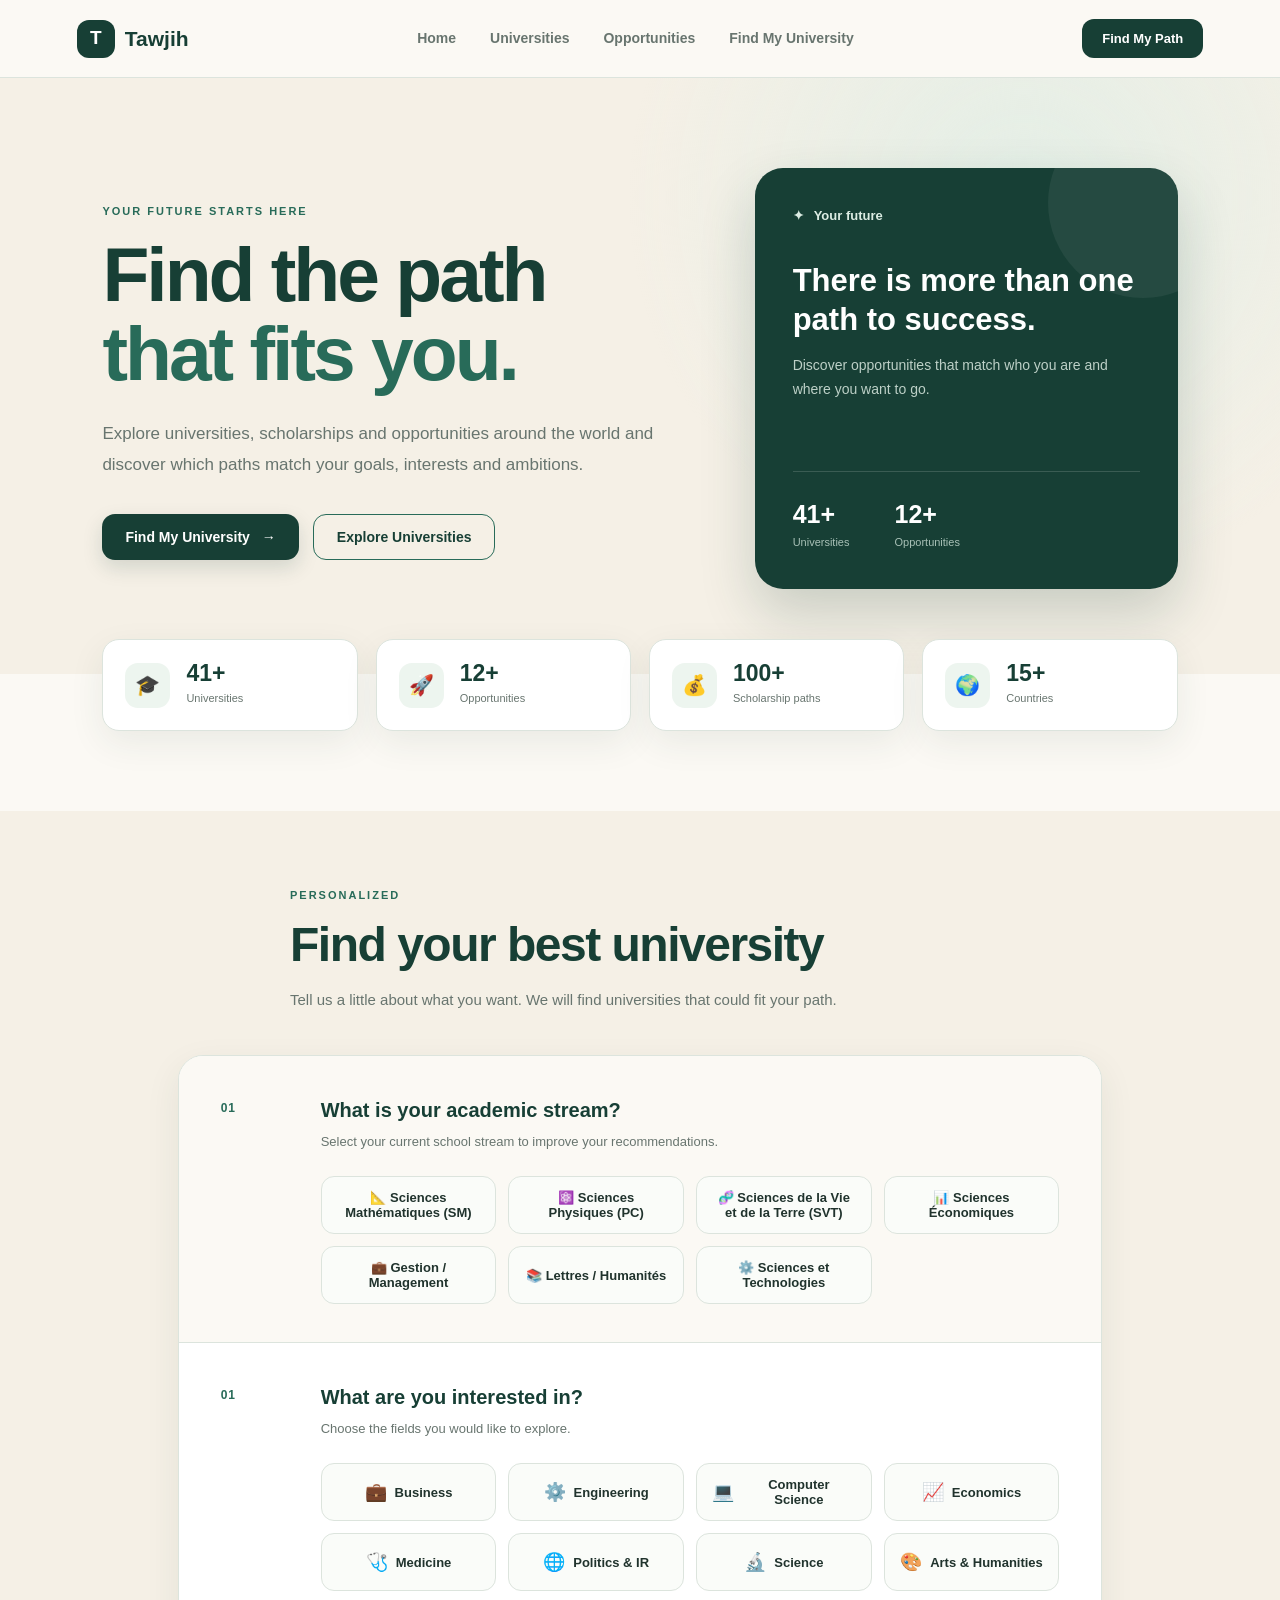
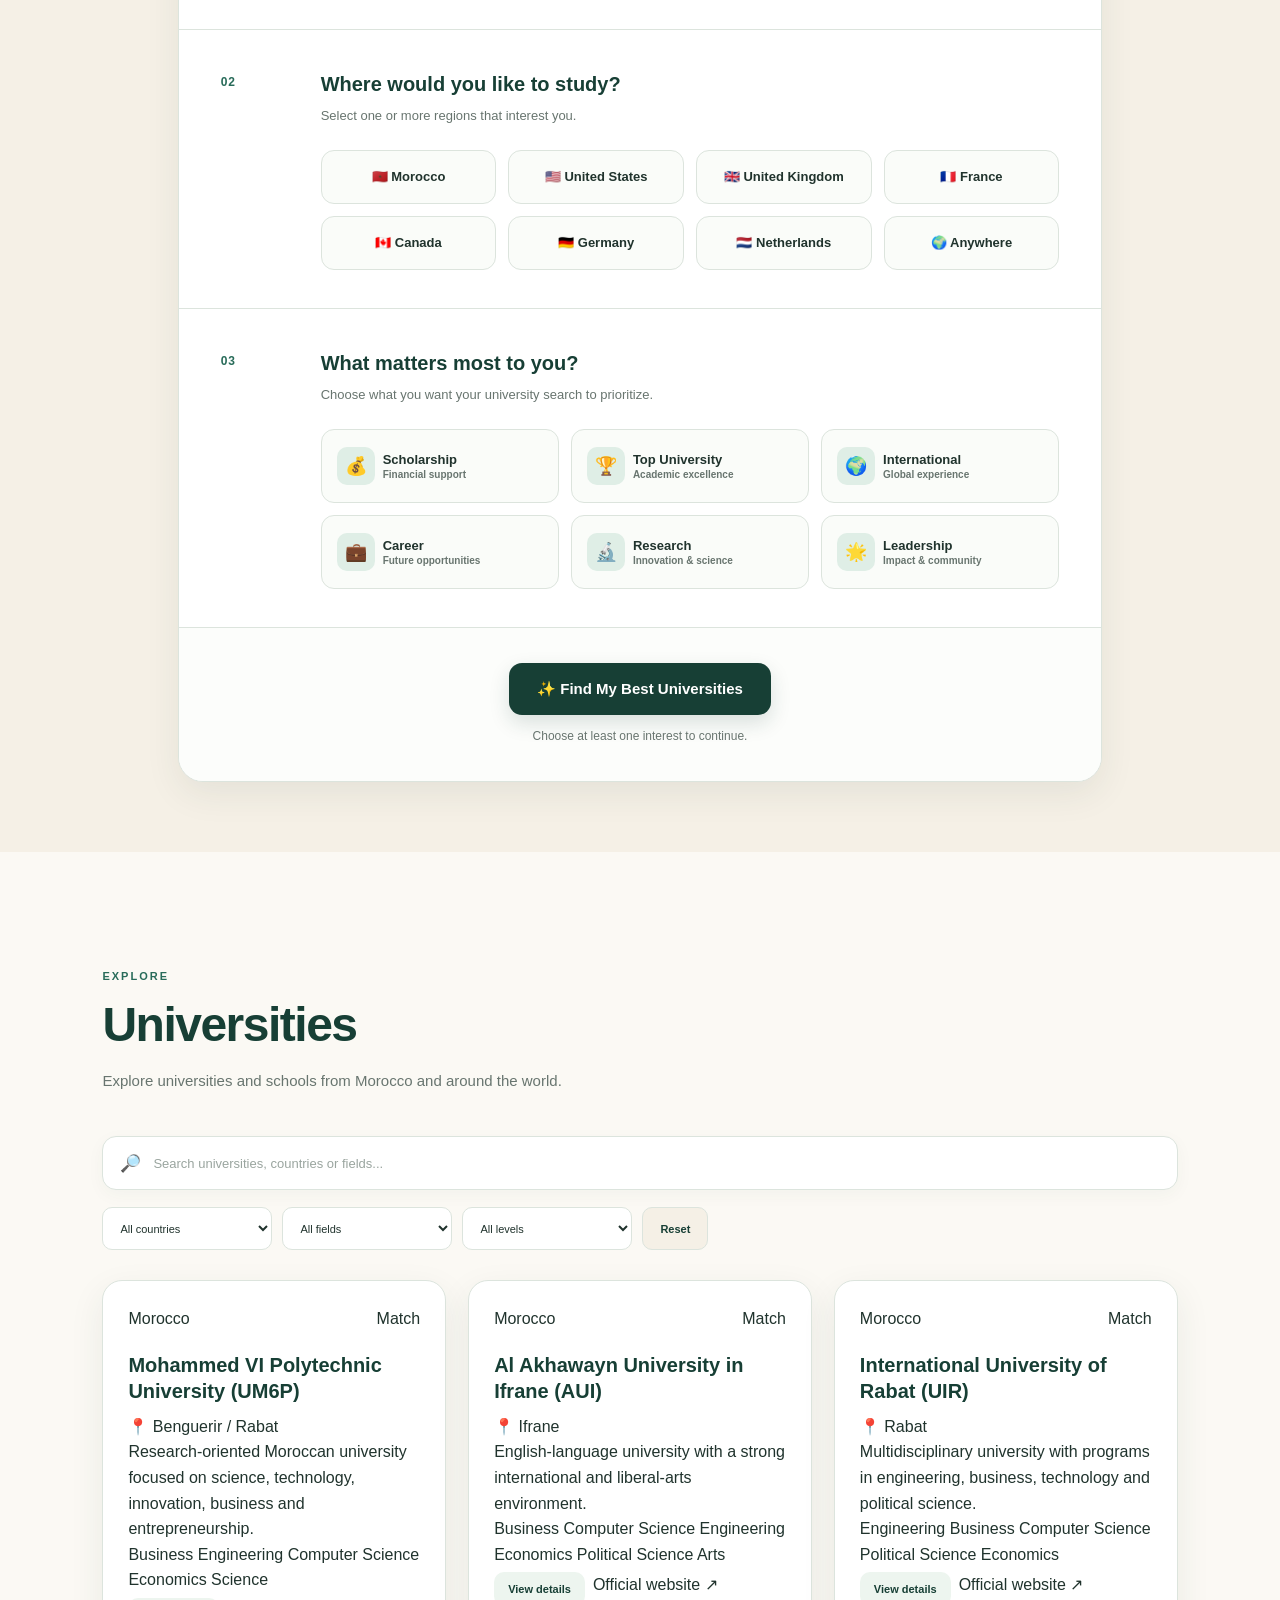
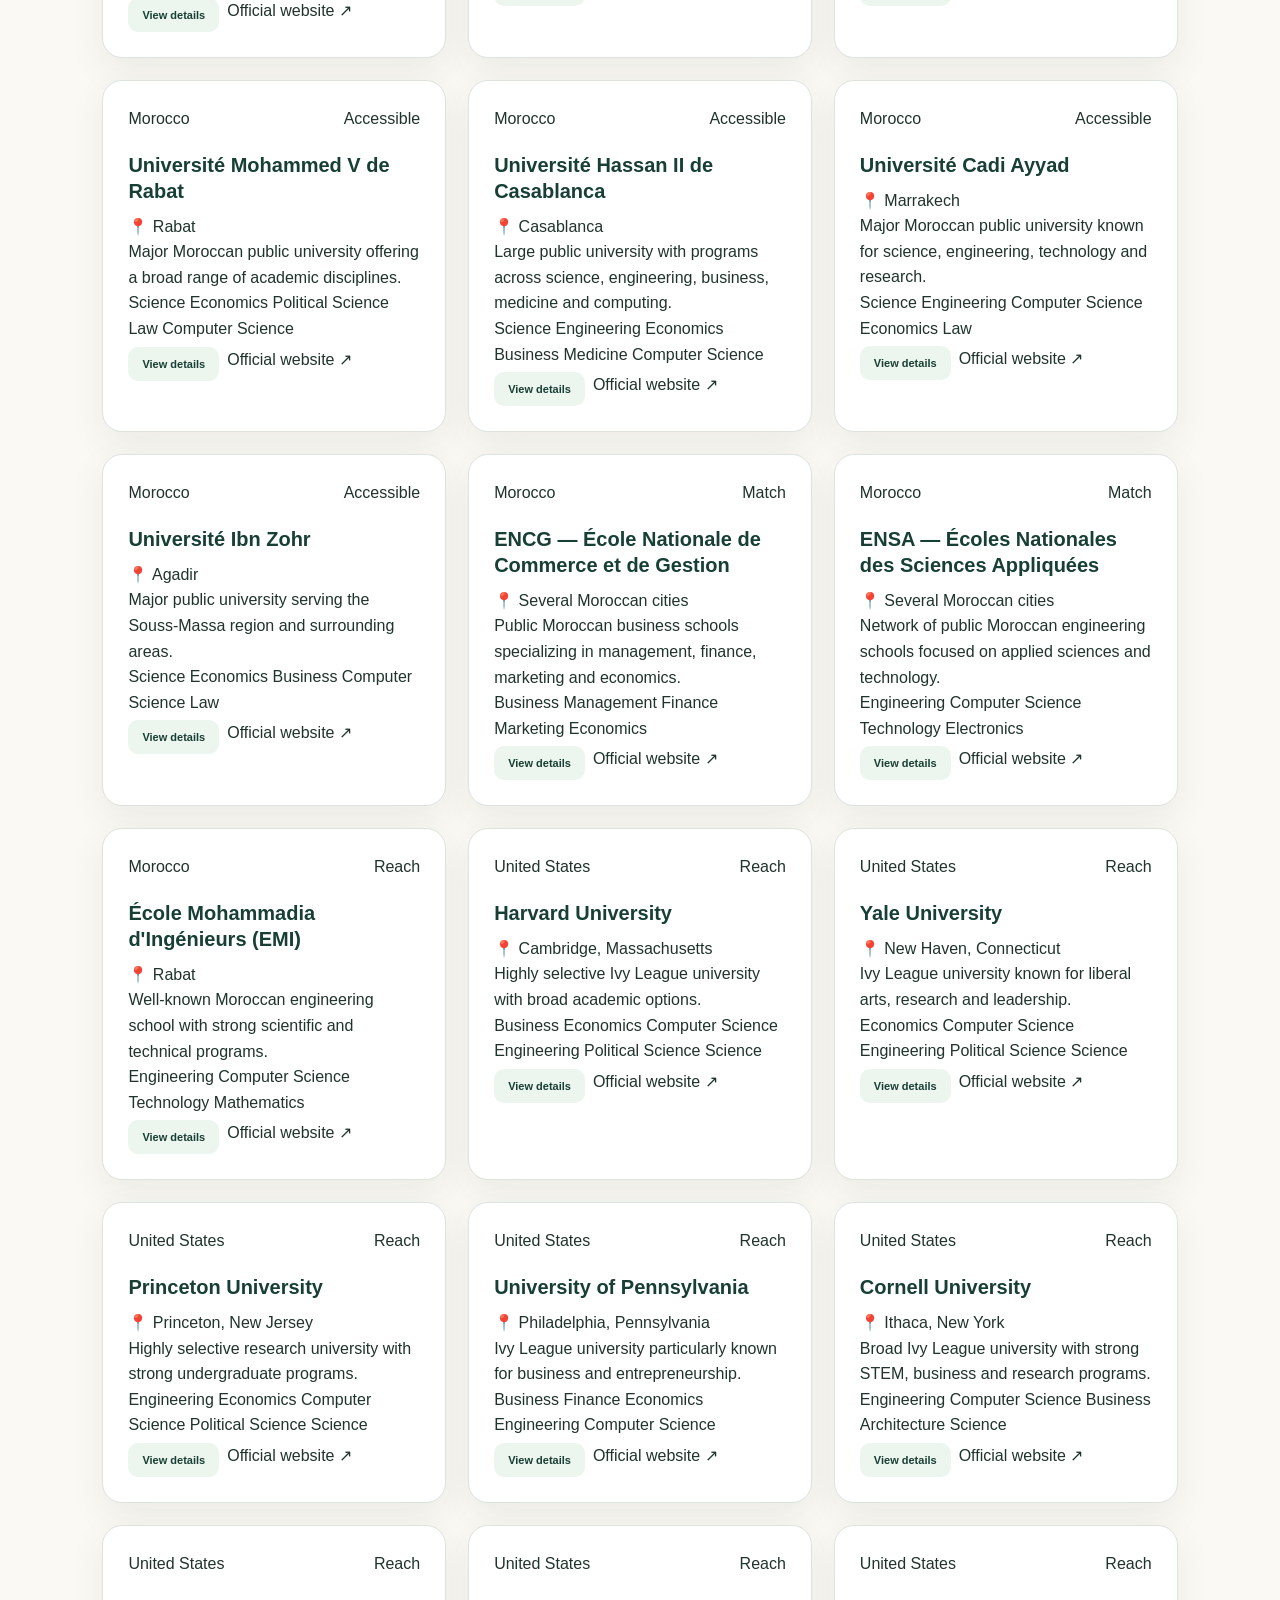
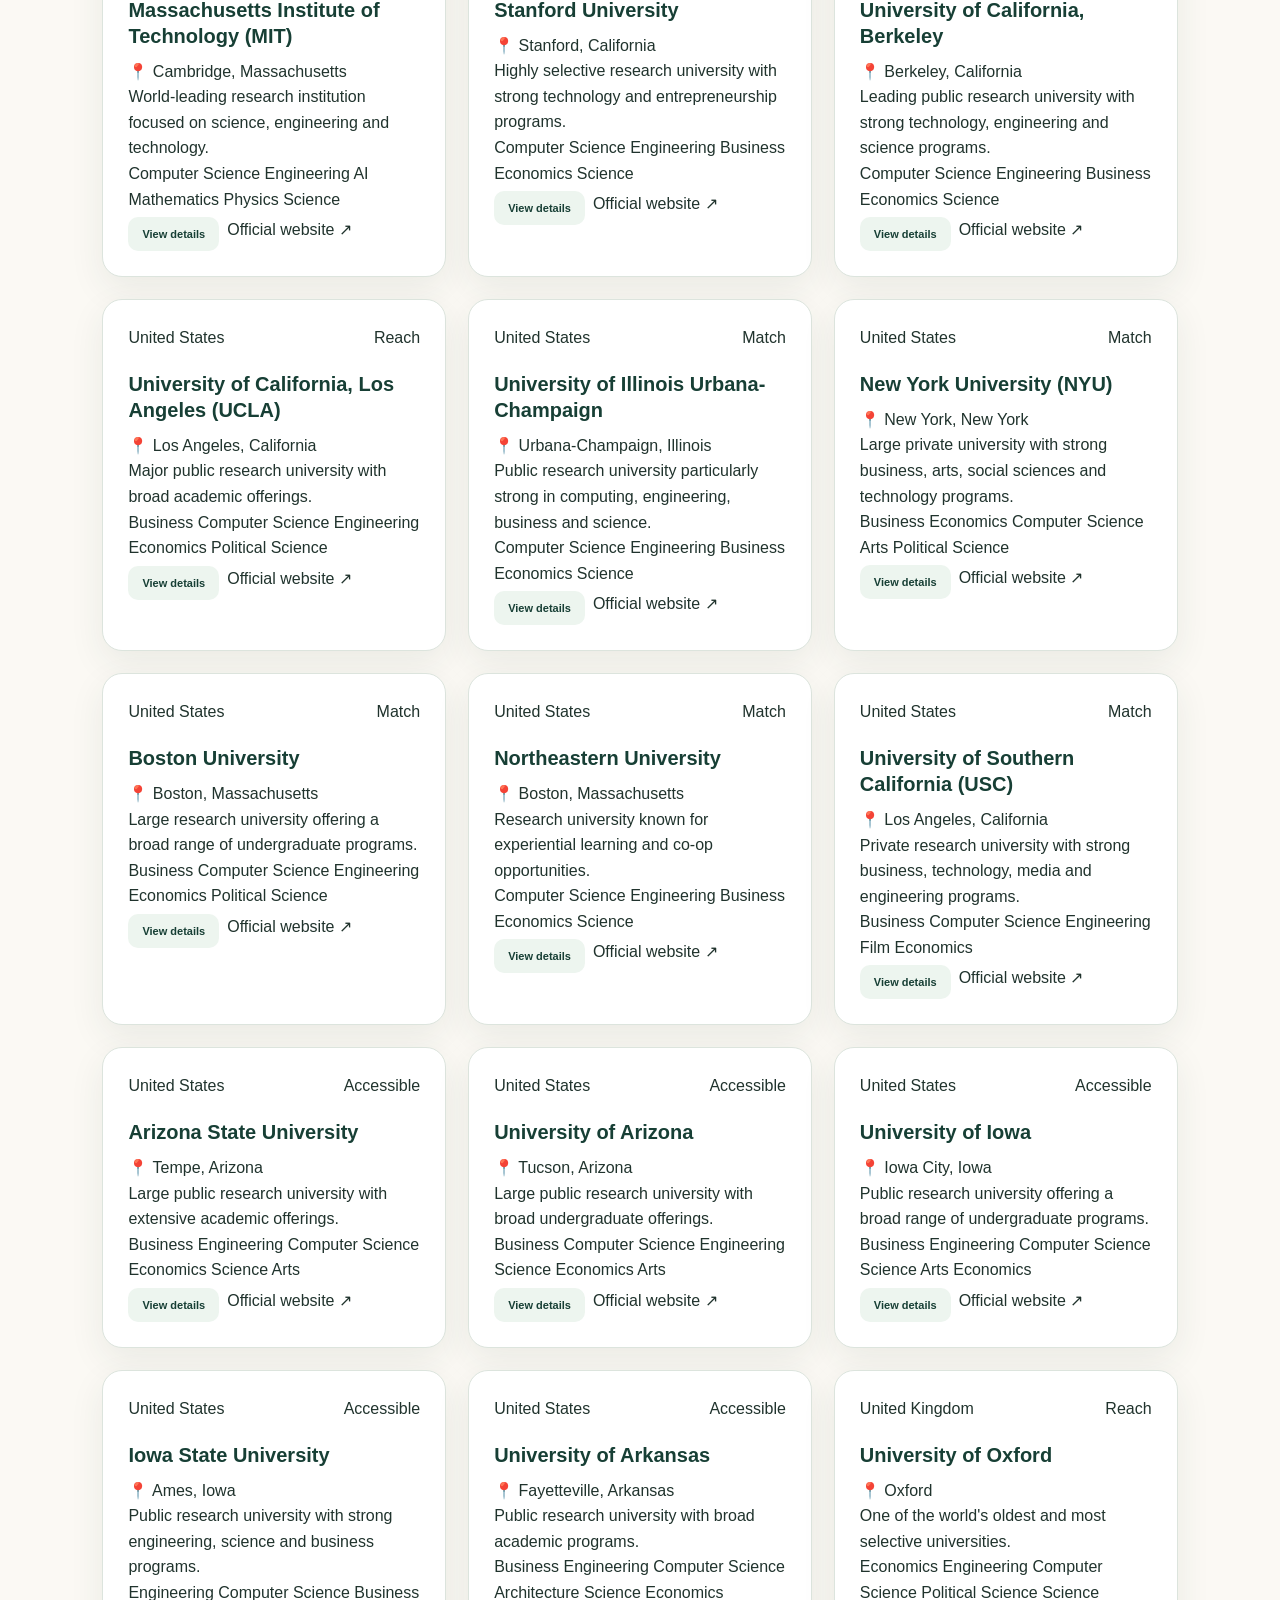
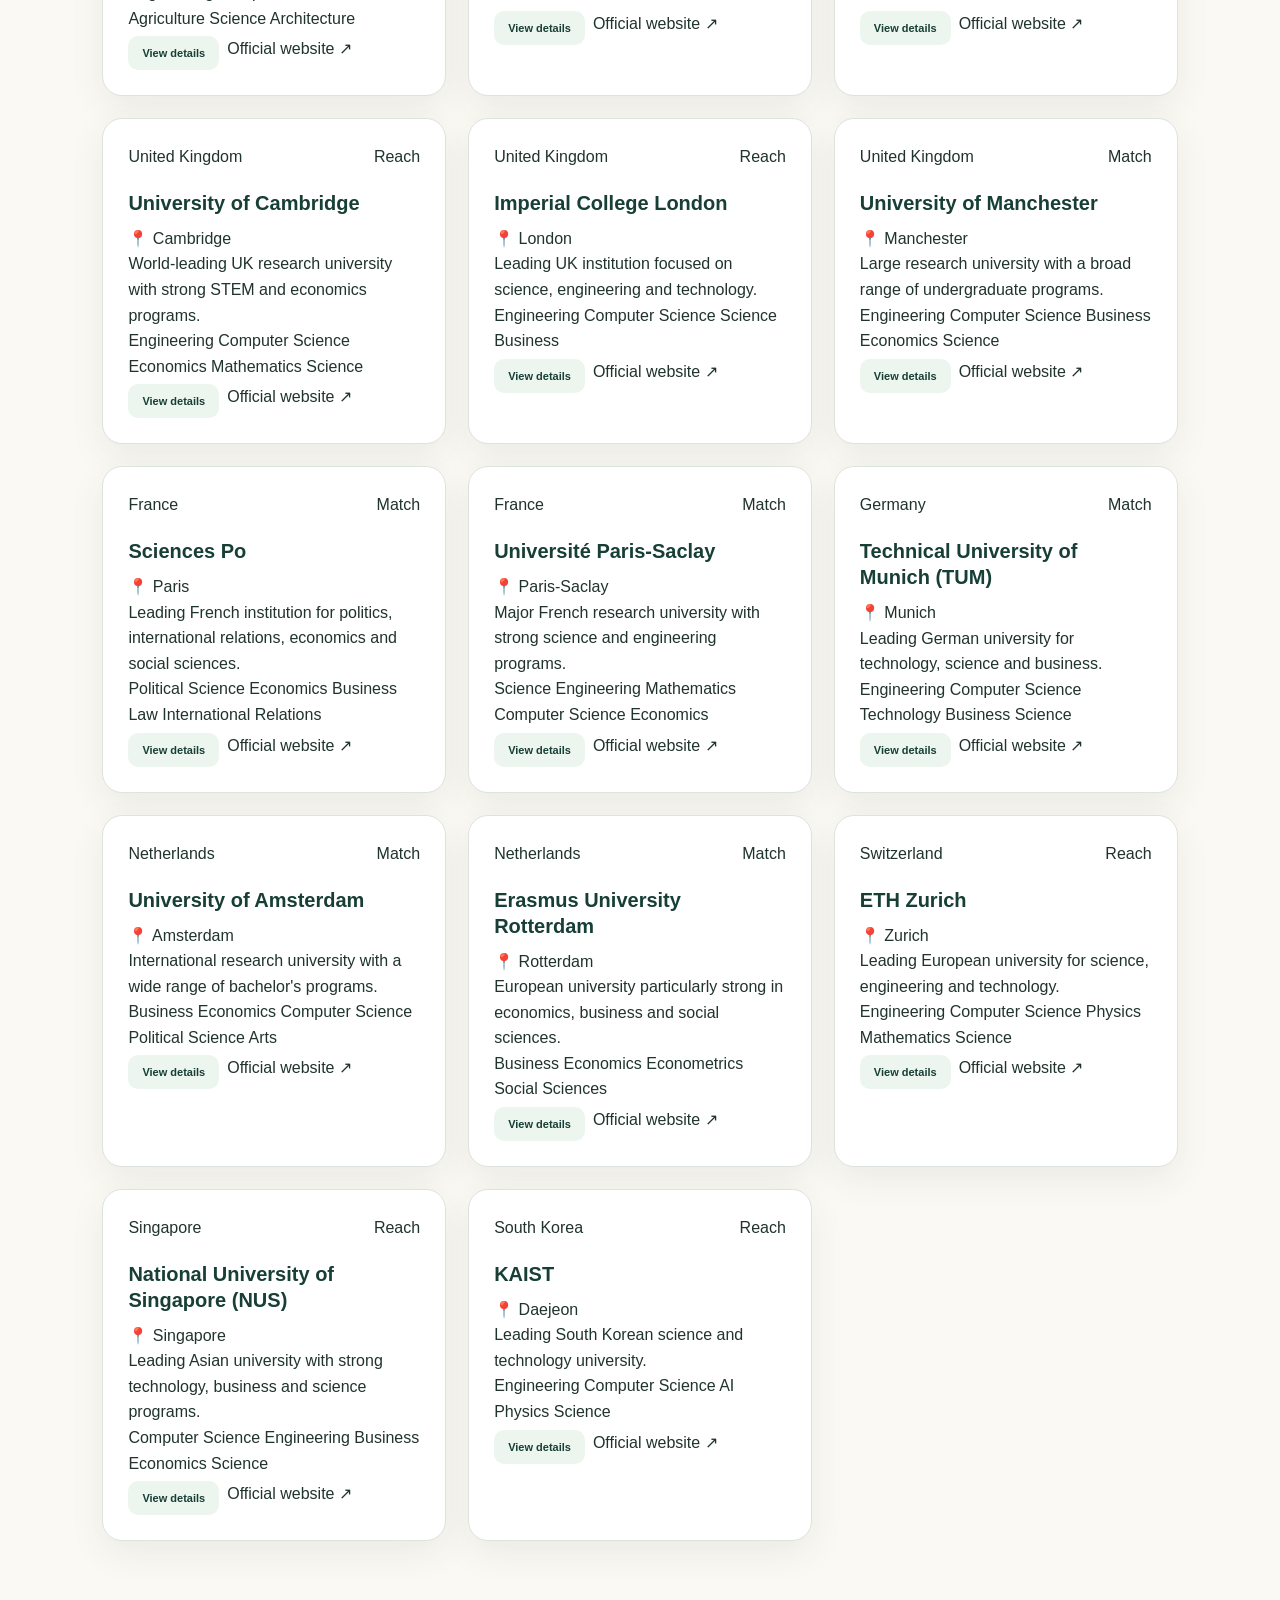
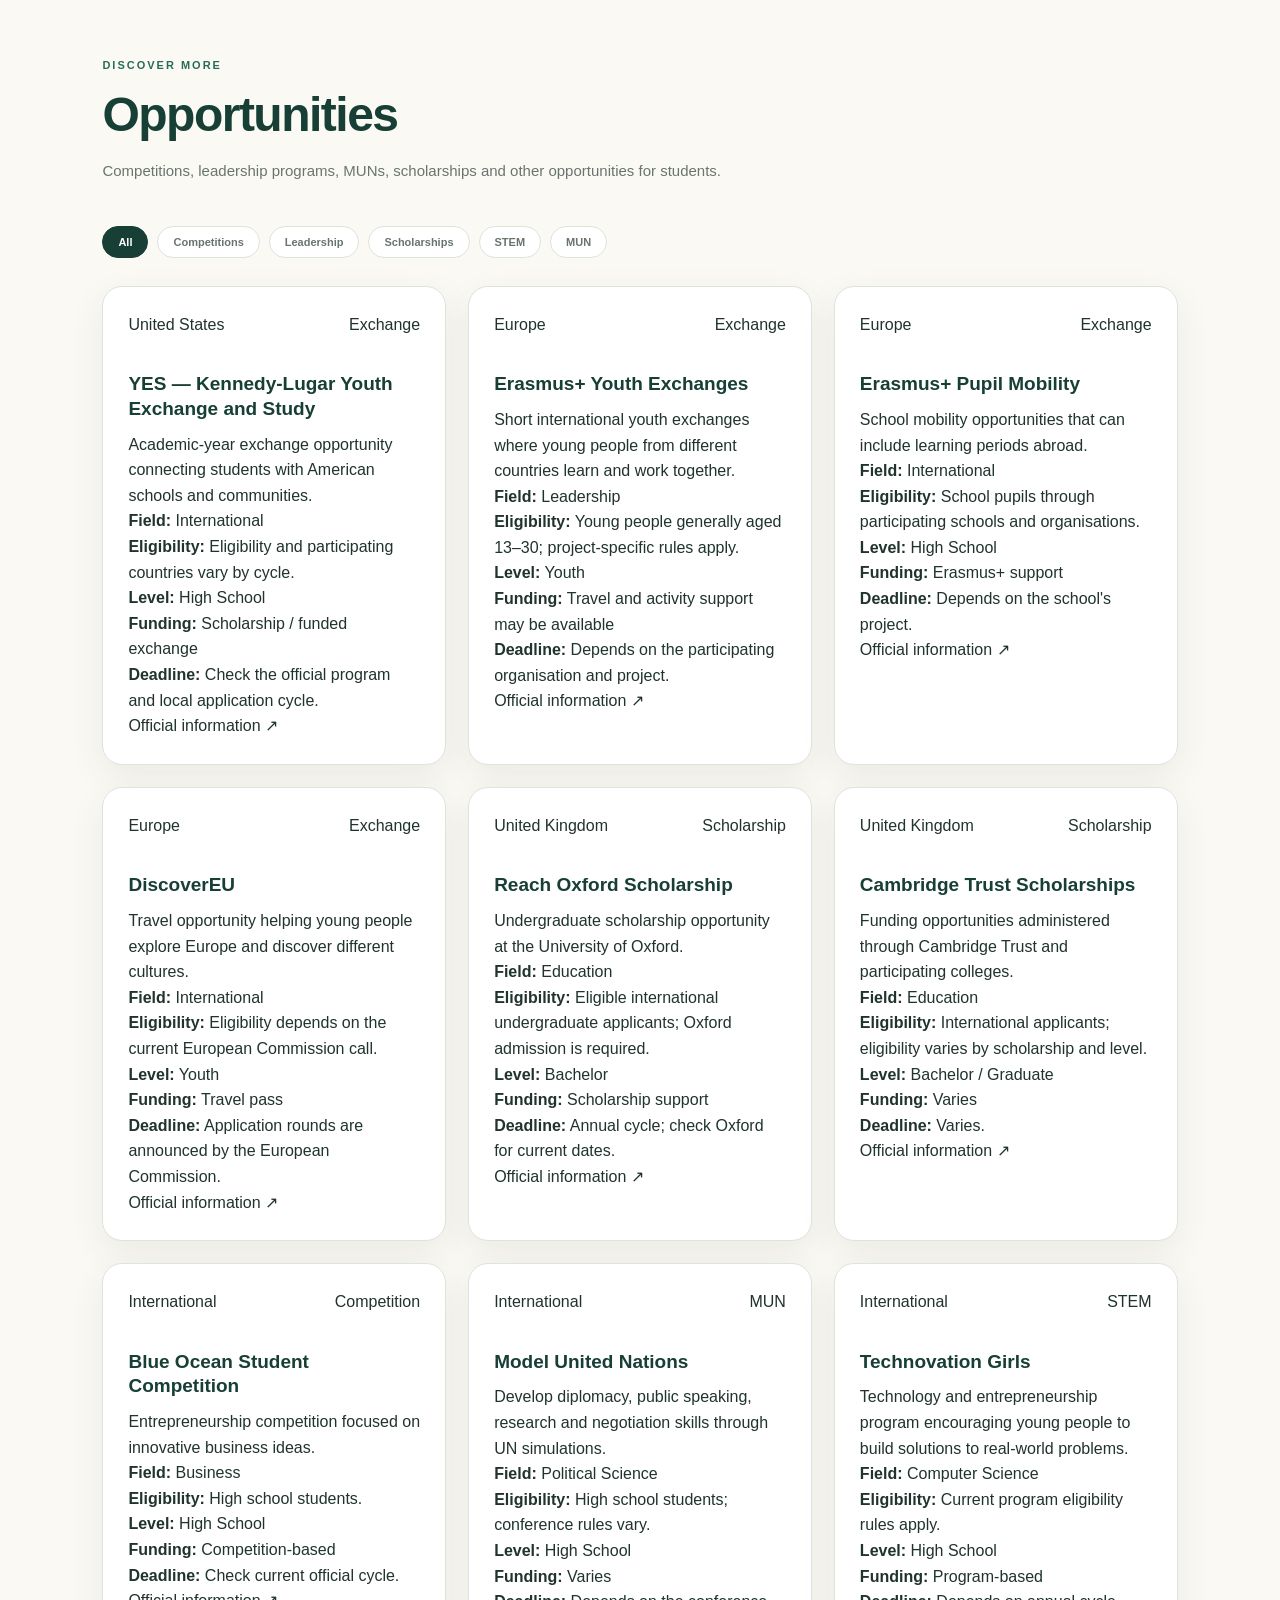
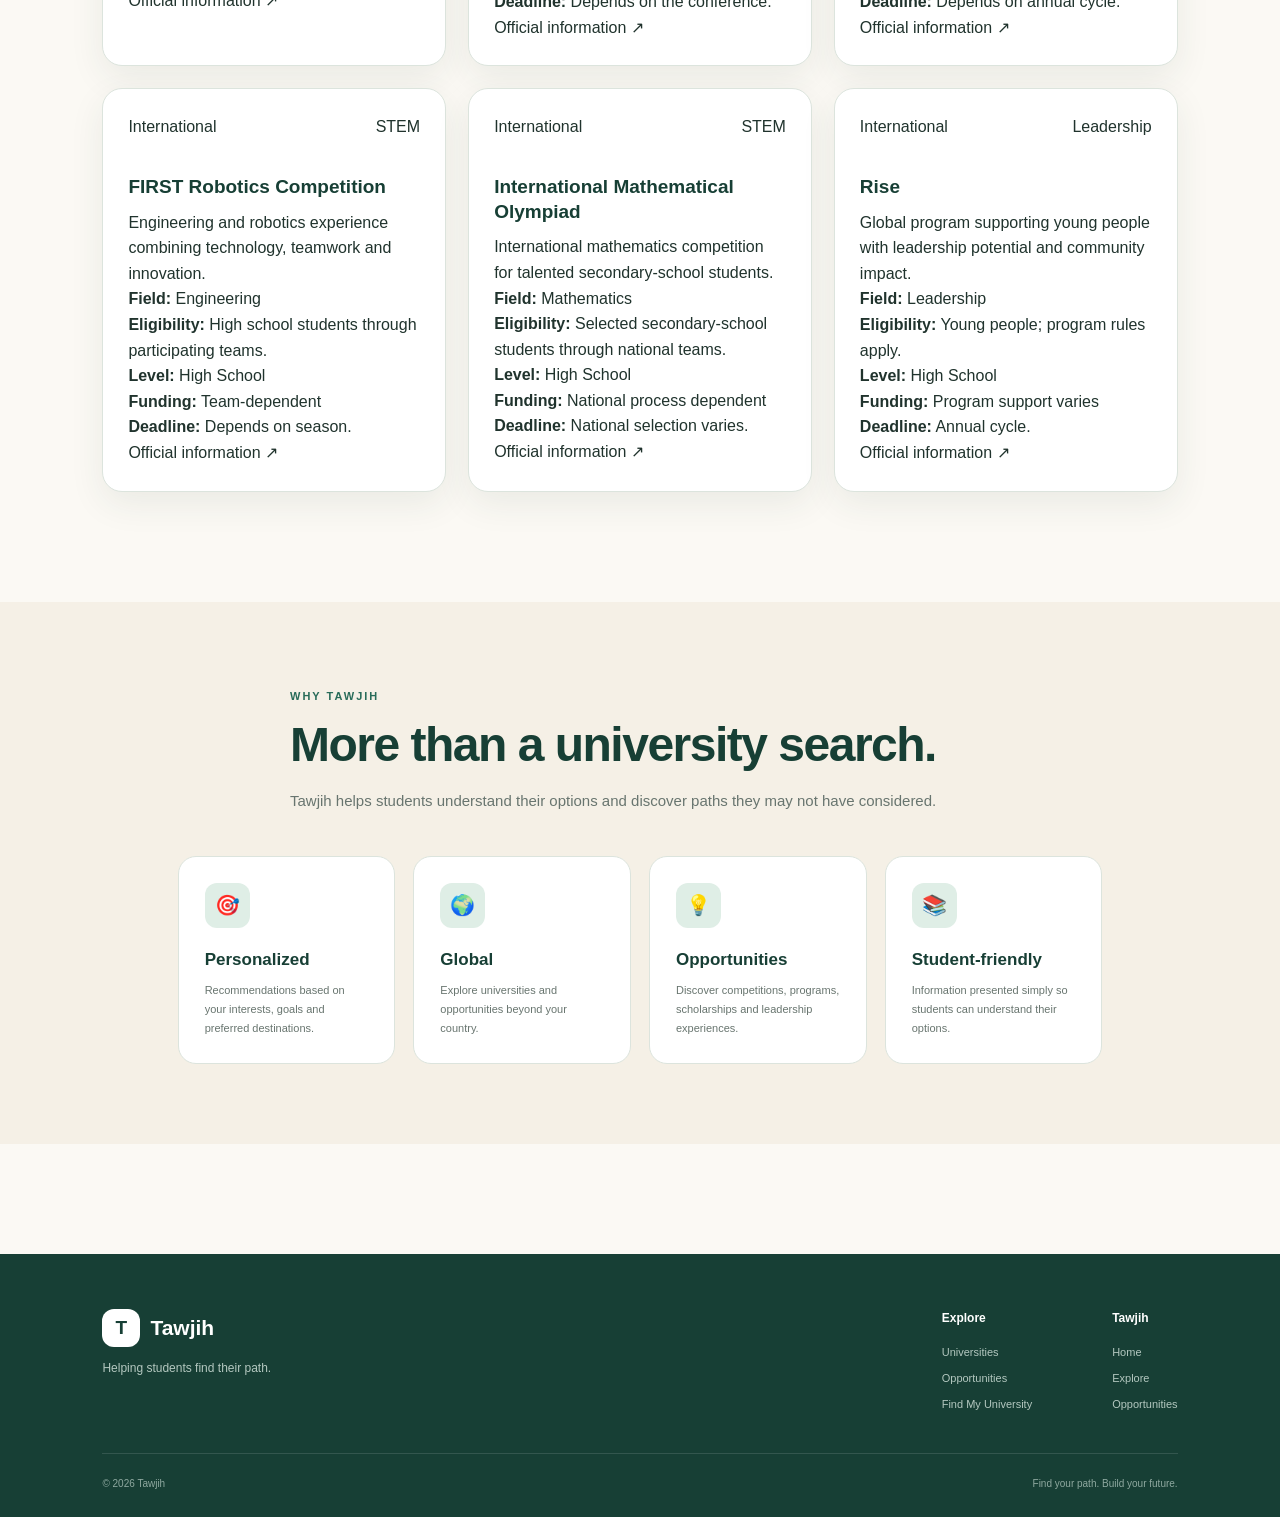
<file: index.html>
<!DOCTYPE html>
<html lang="en">
  <head>
    <meta charset="UTF-8">
    <link rel="stylesheet" href="./style.css">
    <meta name="viewport" content="width=device-width, initial-scale=1.0">
    <title>Pen</title>
  </head>
  <body>

    <script src="./script.js"></script>
  </body>
</html>
<!DOCTYPE html>
<html lang="en">
<head>
    <meta charset="UTF-8">
    <meta name="viewport" content="width=device-width, initial-scale=1.0">

    <title>Tawjih — Find Your Path</title>

    <link rel="stylesheet" href="style.css">
</head>

<body>

<!-- =====================================================
     NAVIGATION
===================================================== -->

<header class="navbar">

    <div class="logo">
        <span class="logo-mark">T</span>
        <span>Tawjih</span>
    </div>

    <nav>
        <a href="#home">Home</a>
        <a href="#universities">Universities</a>
        <a href="#opportunities">Opportunities</a>
        <a href="#find">Find My University</a>
    </nav>

    <button class="nav-button" onclick="scrollToSection('find')">
        Find My Path
    </button>

</header>


<!-- =====================================================
     HERO
===================================================== -->

<main>

<section id="home" class="hero">

    <div class="hero-content">

        <span class="small-label">
            YOUR FUTURE STARTS HERE
        </span>

        <h1>
            Find the path
            <span>that fits you.</span>
        </h1>

        <p>
            Explore universities, scholarships and opportunities
            around the world and discover which paths match your
            goals, interests and ambitions.
        </p>

        <div class="hero-buttons">

            <button class="primary-button" onclick="scrollToSection('find')">
                Find My University
                <span>→</span>
            </button>

            <button class="secondary-button" onclick="scrollToSection('universities')">
                Explore Universities
            </button>

        </div>

    </div>


    <div class="hero-card">

        <div class="hero-card-top">
            <span>✦</span>
            <span>Your future</span>
        </div>

        <h3>
            There is more than
            one path to success.
        </h3>

        <p>
            Discover opportunities that match
            who you are and where you want to go.
        </p>

        <div class="hero-mini-stats">

            <div>
                <strong id="heroUniversityCount">0</strong>
                <span>Universities</span>
            </div>

            <div>
                <strong id="heroOpportunityCount">0</strong>
                <span>Opportunities</span>
            </div>

        </div>

    </div>

</section>


<!-- =====================================================
     STATISTICS
===================================================== -->

<section class="stats-section">

    <div class="stat-card">

        <div class="stat-icon">🎓</div>

        <div>
            <strong id="universityCount">0</strong>
            <span>Universities</span>
        </div>

    </div>


    <div class="stat-card">

        <div class="stat-icon">🚀</div>

        <div>
            <strong id="opportunityCount">0</strong>
            <span>Opportunities</span>
        </div>

    </div>


    <div class="stat-card">

        <div class="stat-icon">💰</div>

        <div>
            <strong>100+</strong>
            <span>Scholarship paths</span>
        </div>

    </div>


    <div class="stat-card">

        <div class="stat-icon">🌍</div>

        <div>
            <strong>15+</strong>
            <span>Countries</span>
        </div>

    </div>

</section>


<!-- =====================================================
     FIND YOUR UNIVERSITY
===================================================== -->

<section id="find" class="find-section">

    <div class="section-heading">

        <span class="small-label">
            PERSONALIZED
        </span>

        <h2>
            Find your best university
        </h2>

        <p>
            Tell us a little about what you want.
            We will find universities that could fit your path.
        </p>

    </div>


    <div class="finder-card">


        <!-- STEP 1 -->

        <div class="finder-step">

            <div class="step-number">
                01
            </div>

            <div class="step-content">

                <h3>
                    What are you interested in?
                </h3>

                <p>
                    Choose the fields you would like to explore.
                </p>


                <div class="choice-grid">

                    <button class="choice" data-interest="Business">
                        <span>💼</span>
                        Business
                    </button>

                    <button class="choice" data-interest="Engineering">
                        <span>⚙️</span>
                        Engineering
                    </button>

                    <button class="choice" data-interest="Computer Science">
                        <span>💻</span>
                        Computer Science
                    </button>

                    <button class="choice" data-interest="Economics">
                        <span>📈</span>
                        Economics
                    </button>

                    <button class="choice" data-interest="Medicine">
                        <span>🩺</span>
                        Medicine
                    </button>

                    <button class="choice" data-interest="Political Science">
                        <span>🌐</span>
                        Politics & IR
                    </button>

                    <button class="choice" data-interest="Science">
                        <span>🔬</span>
                        Science
                    </button>

                    <button class="choice" data-interest="Arts">
                        <span>🎨</span>
                        Arts & Humanities
                    </button>

                </div>

            </div>

        </div>


        <!-- STEP 2 -->

        <div class="finder-step">

            <div class="step-number">
                02
            </div>

            <div class="step-content">

                <h3>
                    Where would you like to study?
                </h3>

                <p>
                    Select one or more regions that interest you.
                </p>


                <div class="choice-grid country-grid">

                    <button class="choice country-choice" data-country="Morocco">
                        🇲🇦 Morocco
                    </button>

                    <button class="choice country-choice" data-country="United States">
                        🇺🇸 United States
                    </button>

                    <button class="choice country-choice" data-country="United Kingdom">
                        🇬🇧 United Kingdom
                    </button>

                    <button class="choice country-choice" data-country="France">
                        🇫🇷 France
                    </button>

                    <button class="choice country-choice" data-country="Canada">
                        🇨🇦 Canada
                    </button>

                    <button class="choice country-choice" data-country="Germany">
                        🇩🇪 Germany
                    </button>

                    <button class="choice country-choice" data-country="Netherlands">
                        🇳🇱 Netherlands
                    </button>

                    <button class="choice country-choice" data-country="All">
                        🌍 Anywhere
                    </button>

                </div>

            </div>

        </div>


        <!-- STEP 3 -->

        <div class="finder-step">

            <div class="step-number">
                03
            </div>

            <div class="step-content">

                <h3>
                    What matters most to you?
                </h3>

                <p>
                    Choose what you want your university search to prioritize.
                </p>


                <div class="goal-grid">

                    <button class="goal choice" data-goal="scholarship">
                        <span>💰</span>

                        <div>
                            <strong>Scholarship</strong>
                            <small>Financial support</small>
                        </div>

                    </button>


                    <button class="goal choice" data-goal="top">
                        <span>🏆</span>

                        <div>
                            <strong>Top University</strong>
                            <small>Academic excellence</small>
                        </div>

                    </button>


                    <button class="goal choice" data-goal="international">
                        <span>🌍</span>

                        <div>
                            <strong>International</strong>
                            <small>Global experience</small>
                        </div>

                    </button>


                    <button class="goal choice" data-goal="career">
                        <span>💼</span>

                        <div>
                            <strong>Career</strong>
                            <small>Future opportunities</small>
                        </div>

                    </button>


                    <button class="goal choice" data-goal="research">
                        <span>🔬</span>

                        <div>
                            <strong>Research</strong>
                            <small>Innovation & science</small>
                        </div>

                    </button>


                    <button class="goal choice" data-goal="leadership">
                        <span>🌟</span>

                        <div>
                            <strong>Leadership</strong>
                            <small>Impact & community</small>
                        </div>

                    </button>

                </div>

            </div>

        </div>


        <!-- FIND BUTTON -->

        <div class="finder-action">

            <button
                id="findUniversitiesButton"
                class="primary-button large-button"
            >
                ✨ Find My Best Universities
            </button>

            <p id="finderMessage">
                Choose at least one interest to continue.
            </p>

        </div>

    </div>

</section>


<!-- =====================================================
     RECOMMENDATIONS
===================================================== -->

<section
    id="recommendations"
    class="recommendations-section hidden"
>

    <div class="section-heading">

        <span class="small-label">
            FOR YOU
        </span>

        <h2>
            Your best matches
        </h2>

        <p>
            Based on the choices you made, these universities
            could be interesting paths for you.
        </p>

    </div>


    <div
        id="recommendationCards"
        class="cards-grid"
    >
    </div>

</section>


<!-- =====================================================
     UNIVERSITIES
===================================================== -->

<section id="universities" class="universities-section">

    <div class="section-heading">

        <span class="small-label">
            EXPLORE
        </span>

        <h2>
            Universities
        </h2>

        <p>
            Explore universities and schools from Morocco
            and around the world.
        </p>

    </div>


    <!-- SEARCH -->

    <div class="search-container">

        <div class="search-box">

            <span>🔎</span>

            <input
                type="text"
                id="universitySearch"
                placeholder="Search universities, countries or fields..."
            >

        </div>

    </div>


    <!-- FILTERS -->

    <div class="filters">

        <select id="countryFilter">

            <option value="All">
                All countries
            </option>

        </select>


        <select id="fieldFilter">

            <option value="All">
                All fields
            </option>

        </select>


        <select id="levelFilter">

            <option value="All">
                All levels
            </option>

            <option value="Bachelor">
                Bachelor
            </option>

            <option value="Engineering">
                Engineering
            </option>

            <option value="Foundation">
                Foundation
            </option>

        </select>


        <button
            id="resetFilters"
            class="reset-button"
        >
            Reset
        </button>

    </div>


    <!-- UNIVERSITY CARDS -->

    <div
        id="universityCards"
        class="cards-grid"
    >
    </div>


    <div
        id="noUniversities"
        class="empty-state hidden"
    >

        <span>🔎</span>

        <h3>
            No universities found
        </h3>

        <p>
            Try changing your search or filters.
        </p>

    </div>

</section>


<!-- =====================================================
     OPPORTUNITIES
===================================================== -->

<section
    id="opportunities"
    class="opportunities-section"
>

    <div class="section-heading">

        <span class="small-label">
            DISCOVER MORE
        </span>

        <h2>
            Opportunities
        </h2>

        <p>
            Competitions, leadership programs, MUNs,
            scholarships and other opportunities for students.
        </p>

    </div>


    <div class="opportunity-filters">

        <button
            class="opportunity-filter active"
            data-opportunity-filter="All"
        >
            All
        </button>

        <button
            class="opportunity-filter"
            data-opportunity-filter="Competition"
        >
            Competitions
        </button>

        <button
            class="opportunity-filter"
            data-opportunity-filter="Leadership"
        >
            Leadership
        </button>

        <button
            class="opportunity-filter"
            data-opportunity-filter="Scholarship"
        >
            Scholarships
        </button>

        <button
            class="opportunity-filter"
            data-opportunity-filter="STEM"
        >
            STEM
        </button>

        <button
            class="opportunity-filter"
            data-opportunity-filter="MUN"
        >
            MUN
        </button>

    </div>


    <div
        id="opportunityCards"
        class="cards-grid"
    >
    </div>

</section>


<!-- =====================================================
     WHY TAWJIH
===================================================== -->

<section class="why-section">

    <div class="section-heading">

        <span class="small-label">
            WHY TAWJIH
        </span>

        <h2>
            More than a university search.
        </h2>

        <p>
            Tawjih helps students understand their options
            and discover paths they may not have considered.
        </p>

    </div>


    <div class="why-grid">

        <div class="why-card">

            <span>🎯</span>

            <h3>
                Personalized
            </h3>

            <p>
                Recommendations based on your interests,
                goals and preferred destinations.
            </p>

        </div>


        <div class="why-card">

            <span>🌍</span>

            <h3>
                Global
            </h3>

            <p>
                Explore universities and opportunities
                beyond your country.
            </p>

        </div>


        <div class="why-card">

            <span>💡</span>

            <h3>
                Opportunities
            </h3>

            <p>
                Discover competitions, programs,
                scholarships and leadership experiences.
            </p>

        </div>


        <div class="why-card">

            <span>📚</span>

            <h3>
                Student-friendly
            </h3>

            <p>
                Information presented simply so students
                can understand their options.
            </p>

        </div>

    </div>

</section>


<!-- =====================================================
     FOOTER
===================================================== -->

<footer>

    <div class="footer-main">

        <div class="footer-brand">

            <div class="logo">

                <span class="logo-mark">
                    T
                </span>

                <span>
                    Tawjih
                </span>

            </div>

            <p>
                Helping students find their path.
            </p>

        </div>


        <div class="footer-links">

            <div>

                <h4>
                    Explore
                </h4>

                <a href="#universities">
                    Universities
                </a>

                <a href="#opportunities">
                    Opportunities
                </a>

                <a href="#find">
                    Find My University
                </a>

            </div>


            <div>

                <h4>
                    Tawjih
                </h4>

                <a href="#home">
                    Home
                </a>

                <a href="#universities">
                    Explore
                </a>

                <a href="#opportunities">
                    Opportunities
                </a>

            </div>

        </div>

    </div>


    <div class="footer-bottom">

        <span>
            © 2026 Tawjih
        </span>

        <span>
            Find your path. Build your future.
        </span>

    </div>

</footer>

</main>


<!-- =====================================================
     JAVASCRIPT
===================================================== -->

<script src="script.js"></script>

</body>
</html>
</file>
<file: style.css>
html {
  height: 100%;
  background: 50% 50% no-repeat
    url('data:image/svg+xml,<svg viewBox="-20 -5 60 40" width="140" xmlns="http://www.w3.org/2000/svg" opacity="0.2"><path d="M1 8l11-7 11 7v8l-11 7-11-7zm0 0l11 8 11-8m0 8L12 8 1 16M12 1v7m0 8v7" fill="none" stroke="currentColor" stroke-linejoin="round" stroke-width="2"/><text x="-12" y="32" font-size="5" font-family="monospace" fill="currentColor">Built on CodePen</text></svg>');
}
/* =========================================================
   TAWJIH — STYLE.CSS
   Green + Beige Student Guide
   ========================================================= */


/* =========================================================
   1. VARIABLES
   ========================================================= */

:root {

    --green-dark: #173f35;
    --green: #286b59;
    --green-light: #dfeee6;
    --green-soft: #edf5ef;

    --beige: #f5f0e6;
    --beige-dark: #e8dfcf;
    --cream: #fbf9f4;

    --white: #ffffff;

    --text: #20332d;
    --text-light: #68756f;

    --border: #dce4dd;

    --gold: #c99b4b;

    --shadow:
        0 12px 35px rgba(35, 67, 54, 0.08);

    --shadow-hover:
        0 18px 45px rgba(35, 67, 54, 0.14);

    --radius: 20px;
}


/* =========================================================
   2. RESET
   ========================================================= */

* {
    margin: 0;
    padding: 0;
    box-sizing: border-box;
}


html {
    scroll-behavior: smooth;
}


body {

    font-family:
        Inter,
        -apple-system,
        BlinkMacSystemFont,
        "Segoe UI",
        sans-serif;

    background: var(--cream);

    color: var(--text);

    line-height: 1.6;

    overflow-x: hidden;
}


button,
input,
select {

    font-family: inherit;
}


button {
    cursor: pointer;
}


a {
    text-decoration: none;
    color: inherit;
}


/* =========================================================
   3. NAVBAR
   ========================================================= */

.navbar {

    width: 100%;

    height: 78px;

    display: flex;

    align-items: center;

    justify-content: space-between;

    padding: 0 6%;

    background:
        rgba(251, 249, 244, 0.94);

    border-bottom:
        1px solid var(--border);

    position: sticky;

    top: 0;

    z-index: 1000;

    backdrop-filter: blur(12px);
}


.logo {

    display: flex;

    align-items: center;

    gap: 10px;

    font-size: 21px;

    font-weight: 800;

    color: var(--green-dark);
}


.logo-mark {

    width: 38px;

    height: 38px;

    display: flex;

    align-items: center;

    justify-content: center;

    background: var(--green-dark);

    color: white;

    border-radius: 12px;

    font-weight: 800;

    font-size: 19px;
}


.navbar nav {

    display: flex;

    align-items: center;

    gap: 34px;
}


.navbar nav a {

    color: var(--text-light);

    font-size: 14px;

    font-weight: 600;

    transition: 0.25s ease;
}


.navbar nav a:hover {

    color: var(--green);
}


.nav-button {

    border: none;

    background: var(--green-dark);

    color: white;

    padding: 12px 20px;

    border-radius: 12px;

    font-size: 13px;

    font-weight: 700;

    transition: 0.25s ease;
}


.nav-button:hover {

    background: var(--green);

    transform: translateY(-2px);
}


/* =========================================================
   4. HERO
   ========================================================= */

.hero {

    min-height: 590px;

    padding:
        90px
        8%
        85px;

    display: grid;

    grid-template-columns:
        1.15fr
        0.85fr;

    gap: 80px;

    align-items: center;

    background:

        radial-gradient(
            circle at 80% 20%,
            rgba(223, 238, 230, 0.8),
            transparent 35%
        ),

        var(--beige);
}


.hero-content {

    max-width: 700px;
}


.small-label {

    display: inline-block;

    color: var(--green);

    font-size: 11px;

    font-weight: 800;

    letter-spacing: 2px;

    margin-bottom: 14px;
}


.hero h1 {

    font-size:
        clamp(46px, 6vw, 78px);

    line-height: 1.03;

    letter-spacing: -3px;

    color: var(--green-dark);

    margin-bottom: 26px;
}


.hero h1 span {

    display: block;

    color: var(--green);
}


.hero p {

    max-width: 590px;

    color: var(--text-light);

    font-size: 17px;

    line-height: 1.8;

    margin-bottom: 34px;
}


.hero-buttons {

    display: flex;

    gap: 14px;

    flex-wrap: wrap;
}


/* =========================================================
   5. BUTTONS
   ========================================================= */

.primary-button {

    border: none;

    background: var(--green-dark);

    color: white;

    padding: 15px 23px;

    border-radius: 13px;

    font-size: 14px;

    font-weight: 700;

    display: inline-flex;

    align-items: center;

    justify-content: center;

    gap: 12px;

    transition: 0.25s ease;

    box-shadow:
        0 8px 20px rgba(23, 63, 53, 0.15);
}


.primary-button:hover {

    background: var(--green);

    transform: translateY(-3px);

    box-shadow:
        0 13px 28px rgba(23, 63, 53, 0.2);
}


.secondary-button {

    border:
        1px solid var(--green);

    background: transparent;

    color: var(--green-dark);

    padding: 14px 23px;

    border-radius: 13px;

    font-size: 14px;

    font-weight: 700;

    transition: 0.25s ease;
}


.secondary-button:hover {

    background: var(--green-light);

    transform: translateY(-2px);
}


.large-button {

    min-width: 260px;

    padding:
        17px 28px;

    font-size: 15px;
}


/* =========================================================
   6. HERO CARD
   ========================================================= */

.hero-card {

    background: var(--green-dark);

    color: white;

    border-radius: 28px;

    padding: 38px;

    min-height: 350px;

    display: flex;

    flex-direction: column;

    justify-content: space-between;

    box-shadow:
        0 25px 55px rgba(23, 63, 53, 0.2);

    position: relative;

    overflow: hidden;
}


.hero-card::after {

    content: "";

    position: absolute;

    width: 190px;

    height: 190px;

    border-radius: 50%;

    background:
        rgba(255, 255, 255, 0.06);

    right: -60px;

    top: -60px;
}


.hero-card-top {

    display: flex;

    gap: 10px;

    align-items: center;

    color: #dcece3;

    font-size: 13px;

    font-weight: 700;
}


.hero-card h3 {

    font-size: 31px;

    line-height: 1.25;

    max-width: 350px;

    margin-top: 35px;
}


.hero-card p {

    color: #bdd0c7;

    font-size: 14px;

    line-height: 1.7;

    max-width: 360px;

    margin-top: 15px;
}


.hero-mini-stats {

    display: flex;

    gap: 45px;

    margin-top: 35px;

    padding-top: 22px;

    border-top:
        1px solid rgba(255,255,255,0.15);
}


.hero-mini-stats div {

    display: flex;

    flex-direction: column;
}


.hero-mini-stats strong {

    font-size: 25px;

    color: white;
}


.hero-mini-stats span {

    color: #a9c1b7;

    font-size: 11px;
}


/* =========================================================
   7. STATISTICS
   ========================================================= */

.stats-section {

    width: 84%;

    margin:
        -35px auto
        80px;

    position: relative;

    z-index: 5;

    display: grid;

    grid-template-columns:
        repeat(4, 1fr);

    gap: 18px;
}


.stat-card {

    background: white;

    border:
        1px solid var(--border);

    border-radius: 17px;

    padding: 22px;

    display: flex;

    align-items: center;

    gap: 16px;

    box-shadow: var(--shadow);

    transition: 0.25s ease;
}


.stat-card:hover {

    transform: translateY(-4px);

    box-shadow: var(--shadow-hover);
}


.stat-icon {

    width: 45px;

    height: 45px;

    display: flex;

    align-items: center;

    justify-content: center;

    background: var(--green-soft);

    border-radius: 13px;

    font-size: 20px;
}


.stat-card div:last-child {

    display: flex;

    flex-direction: column;
}


.stat-card strong {

    color: var(--green-dark);

    font-size: 23px;

    line-height: 1;
}


.stat-card span {

    color: var(--text-light);

    font-size: 11px;

    margin-top: 5px;
}


/* =========================================================
   8. SECTIONS
   ========================================================= */

.find-section,
.universities-section,
.opportunities-section,
.why-section,
.recommendations-section {

    width: 84%;

    margin:
        0 auto
        110px;
}


.section-heading {

    max-width: 700px;

    margin-bottom: 42px;
}


.section-heading h2 {

    font-size:
        clamp(32px, 4vw, 48px);

    line-height: 1.1;

    letter-spacing: -1.5px;

    color: var(--green-dark);

    margin-bottom: 15px;
}


.section-heading p {

    color: var(--text-light);

    font-size: 15px;

    line-height: 1.8;
}


/* =========================================================
   9. FINDER
========================================================= */

.find-section {

    background: var(--beige);

    padding:
        70px
        7%;

    width: 100%;

    margin-bottom: 110px;
}


.find-section > .section-heading {

    width: 84%;

    margin-left: auto;

    margin-right: auto;
}


.finder-card {

    width: 84%;

    margin: auto;

    background: white;

    border:
        1px solid var(--border);

    border-radius: 25px;

    box-shadow: var(--shadow);

    overflow: hidden;
}


.finder-step {

    display: grid;

    grid-template-columns: 85px 1fr;

    gap: 15px;

    padding: 38px 42px;

    border-bottom:
        1px solid var(--border);
}


.step-number {

    color: var(--green);

    font-size: 12px;

    font-weight: 900;

    letter-spacing: 1px;

    padding-top: 5px;
}


.step-content h3 {

    color: var(--green-dark);

    font-size: 20px;

    margin-bottom: 6px;
}


.step-content > p {

    color: var(--text-light);

    font-size: 13px;

    margin-bottom: 23px;
}


/* =========================================================
   10. CHOICES
   ========================================================= */

.choice-grid {

    display: grid;

    grid-template-columns:
        repeat(4, 1fr);

    gap: 12px;
}


.choice {

    border:
        1px solid var(--border);

    background: #fafcf9;

    color: var(--text);

    min-height: 58px;

    border-radius: 13px;

    padding: 12px 15px;

    font-size: 13px;

    font-weight: 600;

    display: flex;

    align-items: center;

    justify-content: center;

    gap: 8px;

    transition: 0.22s ease;
}


.choice:hover {

    border-color: var(--green);

    background: var(--green-soft);

    transform: translateY(-2px);
}


.choice.selected {

    background: var(--green-dark);

    color: white;

    border-color: var(--green-dark);

    box-shadow:
        0 8px 18px rgba(23,63,53,0.15);
}


.choice span {

    font-size: 18px;
}


.country-grid {

    grid-template-columns:
        repeat(4, 1fr);
}


.country-choice {

    min-height: 54px;
}


/* =========================================================
   11. GOALS
   ========================================================= */

.goal-grid {

    display: grid;

    grid-template-columns:
        repeat(3, 1fr);

    gap: 12px;
}


.goal {

    justify-content: flex-start;

    text-align: left;

    padding: 15px;

    min-height: 74px;
}


.goal > span {

    width: 38px;

    height: 38px;

    display: flex;

    align-items: center;

    justify-content: center;

    background: var(--green-light);

    border-radius: 10px;
}


.goal.selected > span {

    background:
        rgba(255,255,255,0.15);
}


.goal div {

    display: flex;

    flex-direction: column;

    align-items: flex-start;
}


.goal strong {

    font-size: 13px;
}


.goal small {

    color: var(--text-light);

    font-size: 10px;

    margin-top: 2px;
}


.goal.selected small {

    color: #c8ddd4;
}


/* =========================================================
   12. FINDER ACTION
   ========================================================= */

.finder-action {

    padding: 35px 42px;

    display: flex;

    flex-direction: column;

    align-items: center;

    text-align: center;

    background: #fcfdfb;
}


.finder-action p {

    color: var(--text-light);

    font-size: 12px;

    margin-top: 12px;
}


.finder-action p.success {

    color: var(--green);

    font-weight: 700;
}


/* =========================================================
   13. CARDS GRID
   ========================================================= */

.cards-grid {

    display: grid;

    grid-template-columns:
        repeat(3, 1fr);

    gap: 22px;
}


/* =========================================================
   14. UNIVERSITY CARD
   ========================================================= */

.university-card {

    background: white;

    border:
        1px solid var(--border);

    border-radius: var(--radius);

    padding: 25px;

    box-shadow: var(--shadow);

    transition:
        transform 0.25s ease,
        box-shadow 0.25s ease;

    display: flex;

    flex-direction: column;
}


.university-card:hover {

    transform: translateY(-6px);

    box-shadow: var(--shadow-hover);
}


.card-top {

    display: flex;

    align-items: center;

    justify-content: space-between;

    gap: 10px;

    margin-bottom: 20px;
}


.badge {

    display: inline-flex;

    align-items: center;

    background: var(--green-light);

    color: var(--green-dark);

    padding: 6px 10px;

    border-radius: 20px;

    font-size: 10px;

    font-weight: 800;
}


.match-badge {

    background: #f5ead4;

    color: #8b662a;

    padding: 6px 10px;

    border-radius: 20px;

    font-size: 10px;

    font-weight: 800;
}


.university-card h3 {

    color: var(--green-dark);

    font-size: 20px;

    line-height: 1.3;

    margin-bottom: 10px;
}


.university-card .description {

    color: var(--text-light);

    font-size: 13px;

    line-height: 1.7;

    margin-bottom: 20px;
}


.card-info {

    display: flex;

    flex-direction: column;

    gap: 9px;

    margin-bottom: 18px;
}


.card-info-row {

    display: flex;

    align-items: flex-start;

    gap: 8px;

    color: var(--text-light);

    font-size: 11px;
}


.card-info-row strong {

    color: var(--text);

    min-width: 72px;
}


.tags {

    display: flex;

    flex-wrap: wrap;

    gap: 6px;

    margin-top: auto;

    padding-top: 12px;

    margin-bottom: 20px;
}


.tag {

    background: var(--green-soft);

    color: var(--green);

    padding: 5px 9px;

    border-radius: 8px;

    font-size: 10px;

    font-weight: 700;
}


.card-actions {

    display: flex;

    gap: 8px;

    margin-top: 5px;
}


.view-button {

    flex: 1;

    background: var(--green-dark);

    color: white;

    border: none;

    padding: 11px;

    border-radius: 10px;

    font-size: 11px;

    font-weight: 700;

    transition: 0.2s ease;
}


.view-button:hover {

    background: var(--green);
}


.details-button {

    background: var(--green-soft);

    color: var(--green-dark);

    border: none;

    padding: 11px 14px;

    border-radius: 10px;

    font-size: 11px;

    font-weight: 700;
}


/* =========================================================
   15. UNIVERSITY DETAILS
   ========================================================= */

.university-details {

    display: none;

    margin-top: 17px;

    padding-top: 17px;

    border-top:
        1px solid var(--border);
}


.university-details.open {

    display: block;
}


.university-details h4 {

    color: var(--green-dark);

    font-size: 12px;

    margin-bottom: 8px;
}


.university-details ul {

    padding-left: 18px;

    color: var(--text-light);

    font-size: 11px;

    line-height: 1.8;
}


.official-link {

    display: inline-flex;

    align-items: center;

    gap: 5px;

    color: var(--green);

    font-size: 11px;

    font-weight: 800;

    margin-top: 12px;
}


.official-link:hover {

    text-decoration: underline;
}


/* =========================================================
   16. SEARCH
   ========================================================= */

.search-container {

    margin-bottom: 17px;
}


.search-box {

    background: white;

    border:
        1px solid var(--border);

    border-radius: 14px;

    height: 54px;

    display: flex;

    align-items: center;

    gap: 12px;

    padding: 0 17px;

    box-shadow:
        0 5px 18px rgba(35,67,54,0.04);
}


.search-box span {

    font-size: 17px;
}


.search-box input {

    width: 100%;

    height: 100%;

    border: none;

    outline: none;

    background: transparent;

    color: var(--text);

    font-size: 13px;
}


.search-box input::placeholder {

    color: #9aa59f;
}


/* =========================================================
   17. FILTERS
   ========================================================= */

.filters {

    display: flex;

    gap: 10px;

    margin-bottom: 30px;

    flex-wrap: wrap;
}


.filters select {

    min-width: 170px;

    height: 43px;

    background: white;

    border:
        1px solid var(--border);

    border-radius: 10px;

    padding: 0 13px;

    color: var(--text);

    outline: none;

    font-size: 11px;

    cursor: pointer;
}


.filters select:focus {

    border-color: var(--green);
}


.reset-button {

    height: 43px;

    padding: 0 17px;

    border:
        1px solid var(--border);

    background: var(--beige);

    color: var(--green-dark);

    border-radius: 10px;

    font-size: 11px;

    font-weight: 700;
}


.reset-button:hover {

    background: var(--green-light);
}


/* =========================================================
   18. OPPORTUNITY FILTERS
   ========================================================= */

.opportunity-filters {

    display: flex;

    gap: 9px;

    flex-wrap: wrap;

    margin-bottom: 28px;
}


.opportunity-filter {

    border:
        1px solid var(--border);

    background: white;

    color: var(--text-light);

    padding: 9px 15px;

    border-radius: 20px;

    font-size: 11px;

    font-weight: 700;

    transition: 0.2s ease;
}


.opportunity-filter:hover {

    border-color: var(--green);

    color: var(--green);
}


.opportunity-filter.active {

    background: var(--green-dark);

    color: white;

    border-color: var(--green-dark);
}


/* =========================================================
   19. OPPORTUNITY CARD
   ========================================================= */

.opportunity-card {

    background: white;

    border:
        1px solid var(--border);

    border-radius: var(--radius);

    padding: 25px;

    box-shadow: var(--shadow);

    transition: 0.25s ease;

    display: flex;

    flex-direction: column;
}


.opportunity-card:hover {

    transform: translateY(-5px);

    box-shadow: var(--shadow-hover);
}


.opportunity-card h3 {

    color: var(--green-dark);

    font-size: 19px;

    line-height: 1.3;

    margin:
        15px 0
        10px;
}


.opportunity-card .description {

    color: var(--text-light);

    font-size: 12px;

    line-height: 1.7;

    margin-bottom: 18px;
}


.opportunity-info {

    display: flex;

    flex-direction: column;

    gap: 9px;

    margin-bottom: 18px;
}


.opportunity-info p {

    color: var(--text-light);

    font-size: 11px;
}


.opportunity-info strong {

    color: var(--text);
}


/* =========================================================
   20. WHY SECTION
   ========================================================= */

.why-section {

    padding:
        80px 7%;

    width: 100%;

    background: var(--beige);
}


.why-section .section-heading {

    width: 84%;

    margin-left: auto;

    margin-right: auto;
}


.why-grid {

    width: 84%;

    margin: auto;

    display: grid;

    grid-template-columns:
        repeat(4, 1fr);

    gap: 18px;
}


.why-card {

    background: white;

    border:
        1px solid var(--border);

    border-radius: 18px;

    padding: 26px;

    transition: 0.25s ease;
}


.why-card:hover {

    transform: translateY(-5px);

    box-shadow: var(--shadow);
}


.why-card > span {

    width: 45px;

    height: 45px;

    display: flex;

    align-items: center;

    justify-content: center;

    background: var(--green-light);

    border-radius: 12px;

    font-size: 20px;

    margin-bottom: 18px;
}


.why-card h3 {

    color: var(--green-dark);

    font-size: 17px;

    margin-bottom: 8px;
}


.why-card p {

    color: var(--text-light);

    font-size: 11px;

    line-height: 1.7;
}


/* =========================================================
   21. RECOMMENDATIONS
   ========================================================= */

.recommendations-section {

    padding-top: 20px;
}


.recommendations-section .university-card {

    border:
        2px solid var(--green-light);
}


.recommendations-section .university-card:first-child {

    border-color: var(--gold);
}


/* =========================================================
   22. EMPTY STATE
   ========================================================= */

.empty-state {

    background: white;

    border:
        1px solid var(--border);

    border-radius: 20px;

    padding: 60px 20px;

    text-align: center;

    color: var(--text-light);
}


.empty-state span {

    font-size: 30px;

    display: block;

    margin-bottom: 12px;
}


.empty-state h3 {

    color: var(--green-dark);

    margin-bottom: 5px;
}


.empty-state p {

    font-size: 12px;
}


/* =========================================================
   23. HIDDEN
   ========================================================= */

.hidden {

    display: none !important;
}


/* =========================================================
   24. FOOTER
   ========================================================= */

footer {

    background: var(--green-dark);

    color: white;

    padding:
        55px 8%
        25px;
}


.footer-main {

    display: flex;

    justify-content: space-between;

    gap: 60px;

    padding-bottom: 40px;

    border-bottom:
        1px solid rgba(255,255,255,0.12);
}


.footer-brand .logo {

    color: white;

    margin-bottom: 12px;
}


.footer-brand .logo-mark {

    background: white;

    color: var(--green-dark);
}


.footer-brand p {

    color: #b4c8c0;

    font-size: 12px;
}


.footer-links {

    display: flex;

    gap: 80px;
}


.footer-links div {

    display: flex;

    flex-direction: column;

    gap: 8px;
}


.footer-links h4 {

    color: white;

    font-size: 12px;

    margin-bottom: 8px;
}


.footer-links a {

    color: #b4c8c0;

    font-size: 11px;

    transition: 0.2s ease;
}


.footer-links a:hover {

    color: white;
}


.footer-bottom {

    padding-top: 22px;

    display: flex;

    justify-content: space-between;

    color: #8fa9a0;

    font-size: 10px;
}


/* =========================================================
   25. RESPONSIVE — TABLET
========================================================= */

@media (max-width: 1100px) {

    .hero {

        grid-template-columns:
            1fr
            0.8fr;

        gap: 40px;

        padding-left: 6%;

        padding-right: 6%;
    }


    .cards-grid {

        grid-template-columns:
            repeat(2, 1fr);
    }


    .choice-grid {

        grid-template-columns:
            repeat(2, 1fr);
    }


    .country-grid {

        grid-template-columns:
            repeat(2, 1fr);
    }


    .goal-grid {

        grid-template-columns:
            repeat(2, 1fr);
    }


    .why-grid {

        grid-template-columns:
            repeat(2, 1fr);
    }


    .stats-section {

        grid-template-columns:
            repeat(2, 1fr);
    }

}


/* =========================================================
   26. RESPONSIVE — MOBILE
========================================================= */

@media (max-width: 760px) {

    .navbar {

        height: auto;

        min-height: 70px;

        padding:
            14px 5%;

        flex-wrap: wrap;

        gap: 12px;
    }


    .navbar nav {

        order: 3;

        width: 100%;

        overflow-x: auto;

        justify-content: flex-start;

        gap: 20px;

        padding-bottom: 3px;
    }


    .navbar nav a {

        white-space: nowrap;

        font-size: 12px;
    }


    .nav-button {

        display: none;
    }


    .hero {

        grid-template-columns: 1fr;

        padding:
            65px 7%
            75px;

        gap: 40px;
    }


    .hero h1 {

        font-size: 48px;

        letter-spacing: -2px;
    }


    .hero p {

        font-size: 14px;
    }


    .hero-card {

        min-height: 300px;

        padding: 28px;
    }


    .stats-section {

        width: 90%;

        grid-template-columns:
            repeat(2, 1fr);

        margin-bottom: 70px;
    }


    .stat-card {

        padding: 16px;

        gap: 10px;
    }


    .stat-icon {

        width: 38px;

        height: 38px;

        font-size: 17px;
    }


    .stat-card strong {

        font-size: 18px;
    }


    .find-section {

        padding:
            60px 5%;
    }


    .find-section > .section-heading,
    .finder-card {

        width: 90%;
    }


    .finder-step {

        grid-template-columns: 1fr;

        padding: 28px 22px;

        gap: 5px;
    }


    .step-number {

        padding: 0;

        margin-bottom: 5px;
    }


    .choice-grid,
    .country-grid,
    .goal-grid {

        grid-template-columns: 1fr;
    }


    .finder-action {

        padding:
            28px 20px;
    }


    .large-button {

        width: 100%;

        min-width: 0;
    }


    .find-section,
    .universities-section,
    .opportunities-section,
    .recommendations-section {

        margin-bottom: 80px;
    }


    .universities-section,
    .opportunities-section,
    .recommendations-section {

        width: 90%;
    }


    .section-heading h2 {

        font-size: 34px;
    }


    .cards-grid {

        grid-template-columns: 1fr;
    }


    .filters {

        flex-direction: column;
    }


    .filters select,
    .reset-button {

        width: 100%;
    }


    .why-section {

        padding:
            60px 5%;
    }


    .why-section .section-heading,
    .why-grid {

        width: 90%;
    }


    .why-grid {

        grid-template-columns: 1fr;
    }


    .footer-main {

        flex-direction: column;

        gap: 35px;
    }


    .footer-links {

        gap: 50px;
    }


    .footer-bottom {

        flex-direction: column;

        gap: 8px;
    }

}


/* =========================================================
   27. SMALL MOBILE
========================================================= */

@media (max-width: 430px) {

    .logo {

        font-size: 18px;
    }


    .logo-mark {

        width: 34px;

        height: 34px;
    }


    .hero h1 {

        font-size: 41px;
    }


    .hero-buttons {

        flex-direction: column;
    }


    .hero-buttons button {

        width: 100%;
    }


    .stats-section {

        grid-template-columns: 1fr;
    }


    .hero-mini-stats {

        gap: 30px;
    }


    .footer-links {

        flex-direction: column;

        gap: 25px;
    }

}


/* =========================================================
   END
========================================================= */
</file>
